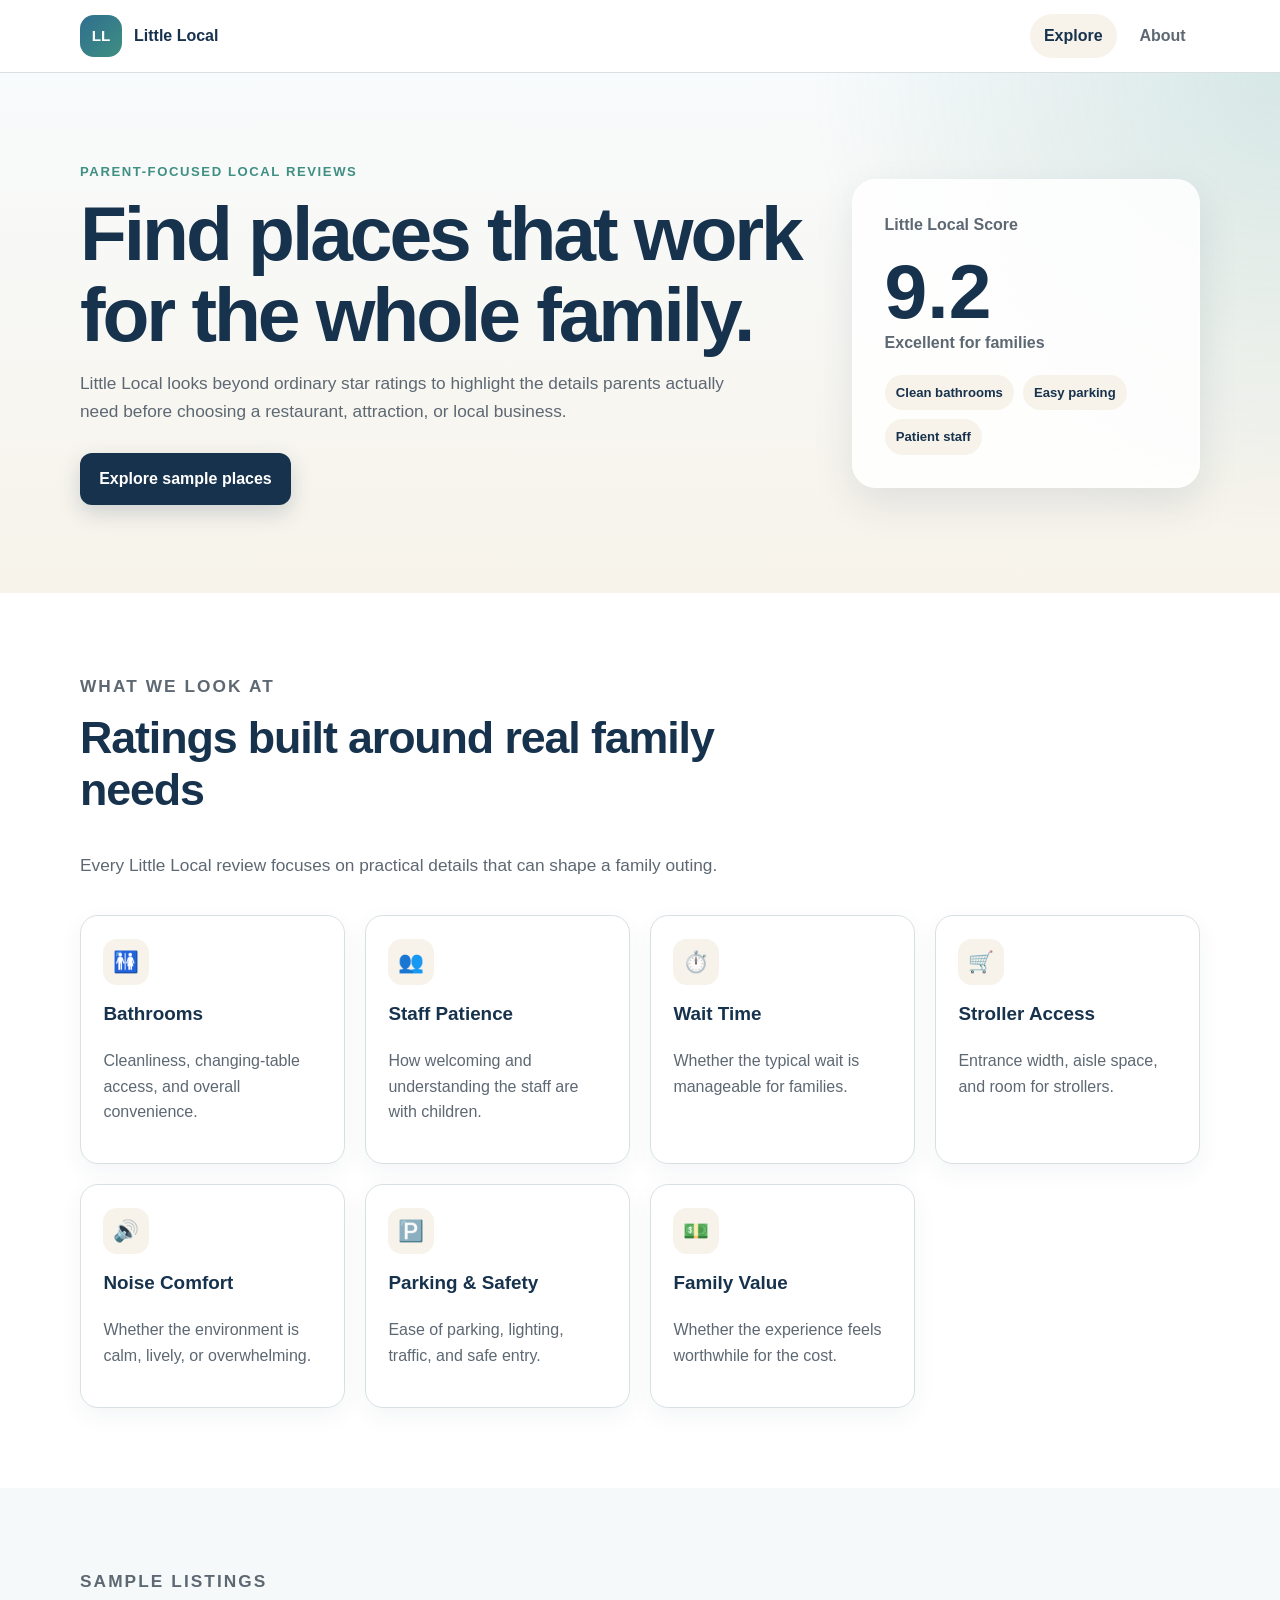
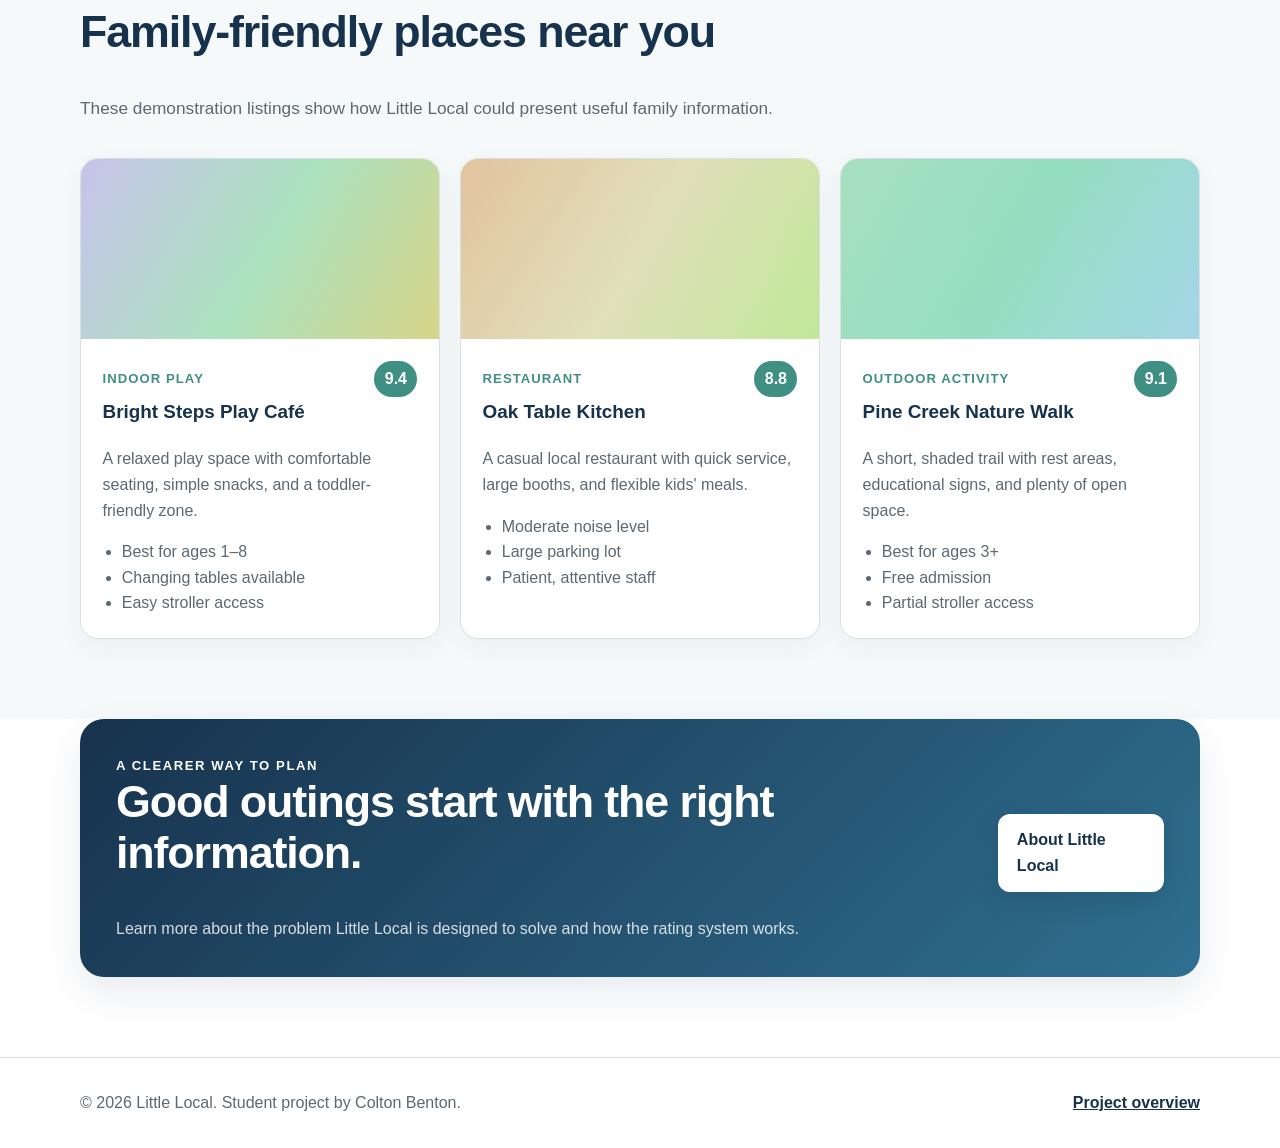
<file: index.html>
<!DOCTYPE html>
<html lang="en">
<head>
  <meta charset="UTF-8">
  <meta name="viewport" content="width=device-width, initial-scale=1.0">
  <meta name="description" content="Little Local helps families evaluate kid-friendly places using practical parent-focused ratings.">
  <title>Little Local | Family-Friendly Places</title>
  <link rel="stylesheet" href="style.css">
</head>
<body>
  <header class="site-header">
    <div class="container nav-wrap">
      <a class="brand" href="index.html" aria-label="Little Local home">
        <span class="brand-mark">LL</span>
        <span>Little Local</span>
      </a>
      <nav aria-label="Primary navigation">
        <ul class="nav-list">
          <li><a class="active" href="index.html">Explore</a></li>
          <li><a href="about.html">About</a></li>
        </ul>
      </nav>
    </div>
  </header>

  <main>
    <section class="hero">
      <div class="container hero-grid">
        <div>
          <p class="eyebrow">Parent-focused local reviews</p>
          <h1>Find places that work for the whole family.</h1>
          <p class="hero-copy">
            Little Local looks beyond ordinary star ratings to highlight the details
            parents actually need before choosing a restaurant, attraction, or local business.
          </p>
          <a class="button" href="#places">Explore sample places</a>
        </div>

        <aside class="score-card" aria-label="Sample Little Local score">
          <p class="score-label">Little Local Score</p>
          <p class="score-number">9.2</p>
          <p class="score-text">Excellent for families</p>
          <div class="score-tags">
            <span>Clean bathrooms</span>
            <span>Easy parking</span>
            <span>Patient staff</span>
          </div>
        </aside>
      </div>
    </section>

    <section class="section" aria-labelledby="rating-heading">
      <div class="container">
        <div class="section-heading">
          <p class="eyebrow">What we look at</p>
          <h2 id="rating-heading">Ratings built around real family needs</h2>
          <p>
            Every Little Local review focuses on practical details that can shape a family outing.
          </p>
        </div>

        <div class="feature-grid">
          <article class="feature-card">
            <span class="icon" aria-hidden="true">🚻</span>
            <h3>Bathrooms</h3>
            <p>Cleanliness, changing-table access, and overall convenience.</p>
          </article>
          <article class="feature-card">
            <span class="icon" aria-hidden="true">👥</span>
            <h3>Staff Patience</h3>
            <p>How welcoming and understanding the staff are with children.</p>
          </article>
          <article class="feature-card">
            <span class="icon" aria-hidden="true">⏱️</span>
            <h3>Wait Time</h3>
            <p>Whether the typical wait is manageable for families.</p>
          </article>
          <article class="feature-card">
            <span class="icon" aria-hidden="true">🛒</span>
            <h3>Stroller Access</h3>
            <p>Entrance width, aisle space, and room for strollers.</p>
          </article>
          <article class="feature-card">
            <span class="icon" aria-hidden="true">🔊</span>
            <h3>Noise Comfort</h3>
            <p>Whether the environment is calm, lively, or overwhelming.</p>
          </article>
          <article class="feature-card">
            <span class="icon" aria-hidden="true">🅿️</span>
            <h3>Parking & Safety</h3>
            <p>Ease of parking, lighting, traffic, and safe entry.</p>
          </article>
          <article class="feature-card">
            <span class="icon" aria-hidden="true">💵</span>
            <h3>Family Value</h3>
            <p>Whether the experience feels worthwhile for the cost.</p>
          </article>
        </div>
      </div>
    </section>

    <section class="section alt-section" id="places" aria-labelledby="places-heading">
      <div class="container">
        <div class="section-heading">
          <p class="eyebrow">Sample listings</p>
          <h2 id="places-heading">Family-friendly places near you</h2>
          <p>These demonstration listings show how Little Local could present useful family information.</p>
        </div>

        <div class="place-grid">
          <article class="place-card">
            <div class="place-image place-image-one" role="img" aria-label="Colorful indoor play area"></div>
            <div class="place-body">
              <div class="place-topline">
                <p class="place-type">Indoor Play</p>
                <span class="rating">9.4</span>
              </div>
              <h3>Bright Steps Play Café</h3>
              <p>A relaxed play space with comfortable seating, simple snacks, and a toddler-friendly zone.</p>
              <ul class="mini-list">
                <li>Best for ages 1–8</li>
                <li>Changing tables available</li>
                <li>Easy stroller access</li>
              </ul>
            </div>
          </article>

          <article class="place-card">
            <div class="place-image place-image-two" role="img" aria-label="Family restaurant table"></div>
            <div class="place-body">
              <div class="place-topline">
                <p class="place-type">Restaurant</p>
                <span class="rating">8.8</span>
              </div>
              <h3>Oak Table Kitchen</h3>
              <p>A casual local restaurant with quick service, large booths, and flexible kids' meals.</p>
              <ul class="mini-list">
                <li>Moderate noise level</li>
                <li>Large parking lot</li>
                <li>Patient, attentive staff</li>
              </ul>
            </div>
          </article>

          <article class="place-card">
            <div class="place-image place-image-three" role="img" aria-label="Children exploring a nature trail"></div>
            <div class="place-body">
              <div class="place-topline">
                <p class="place-type">Outdoor Activity</p>
                <span class="rating">9.1</span>
              </div>
              <h3>Pine Creek Nature Walk</h3>
              <p>A short, shaded trail with rest areas, educational signs, and plenty of open space.</p>
              <ul class="mini-list">
                <li>Best for ages 3+</li>
                <li>Free admission</li>
                <li>Partial stroller access</li>
              </ul>
            </div>
          </article>
        </div>
      </div>
    </section>

    <section class="section callout-section">
      <div class="container callout">
        <div>
          <p class="eyebrow">A clearer way to plan</p>
          <h2>Good outings start with the right information.</h2>
          <p>Learn more about the problem Little Local is designed to solve and how the rating system works.</p>
        </div>
        <a class="button button-light" href="about.html">About Little Local</a>
      </div>
    </section>
  </main>

  <footer class="site-footer">
    <div class="container footer-wrap">
      <p>&copy; 2026 Little Local. Student project by Colton Benton.</p>
      <a href="about.html">Project overview</a>
    </div>
  </footer>
</body>
</html>
</file>
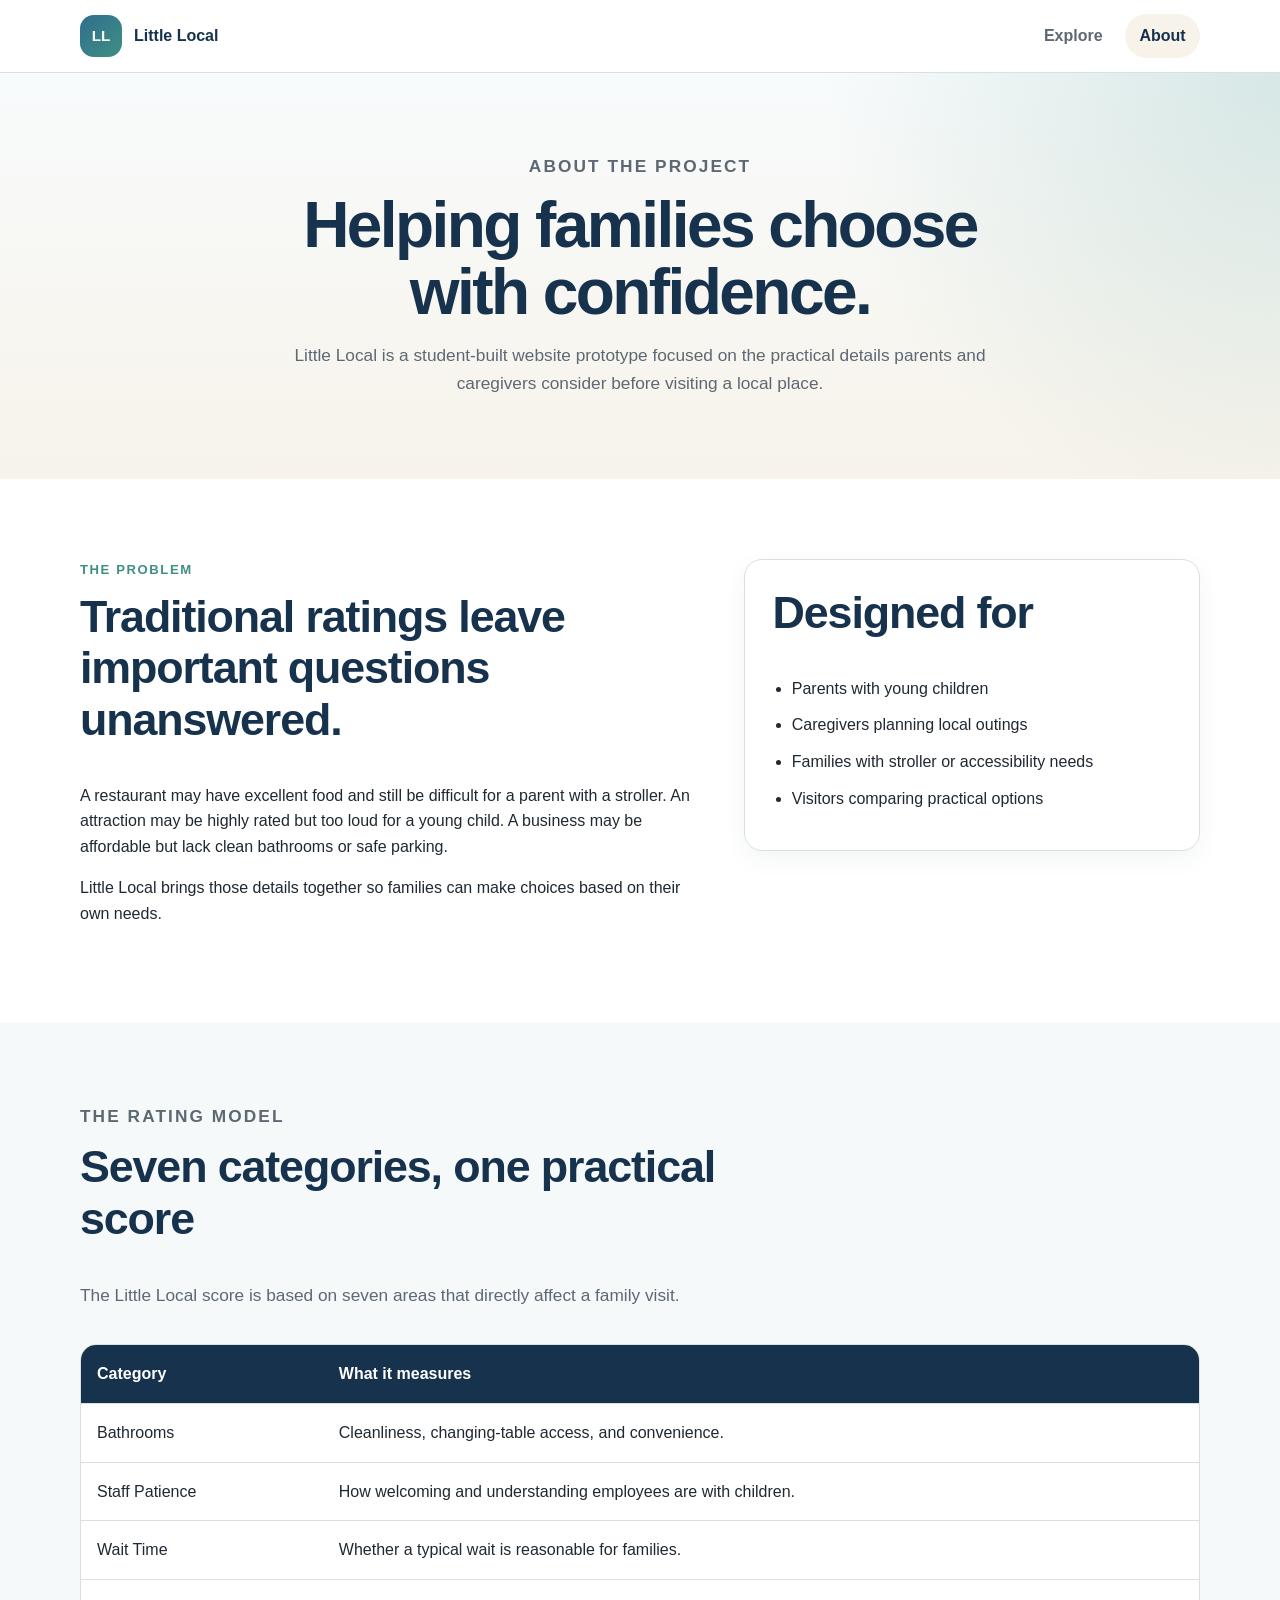
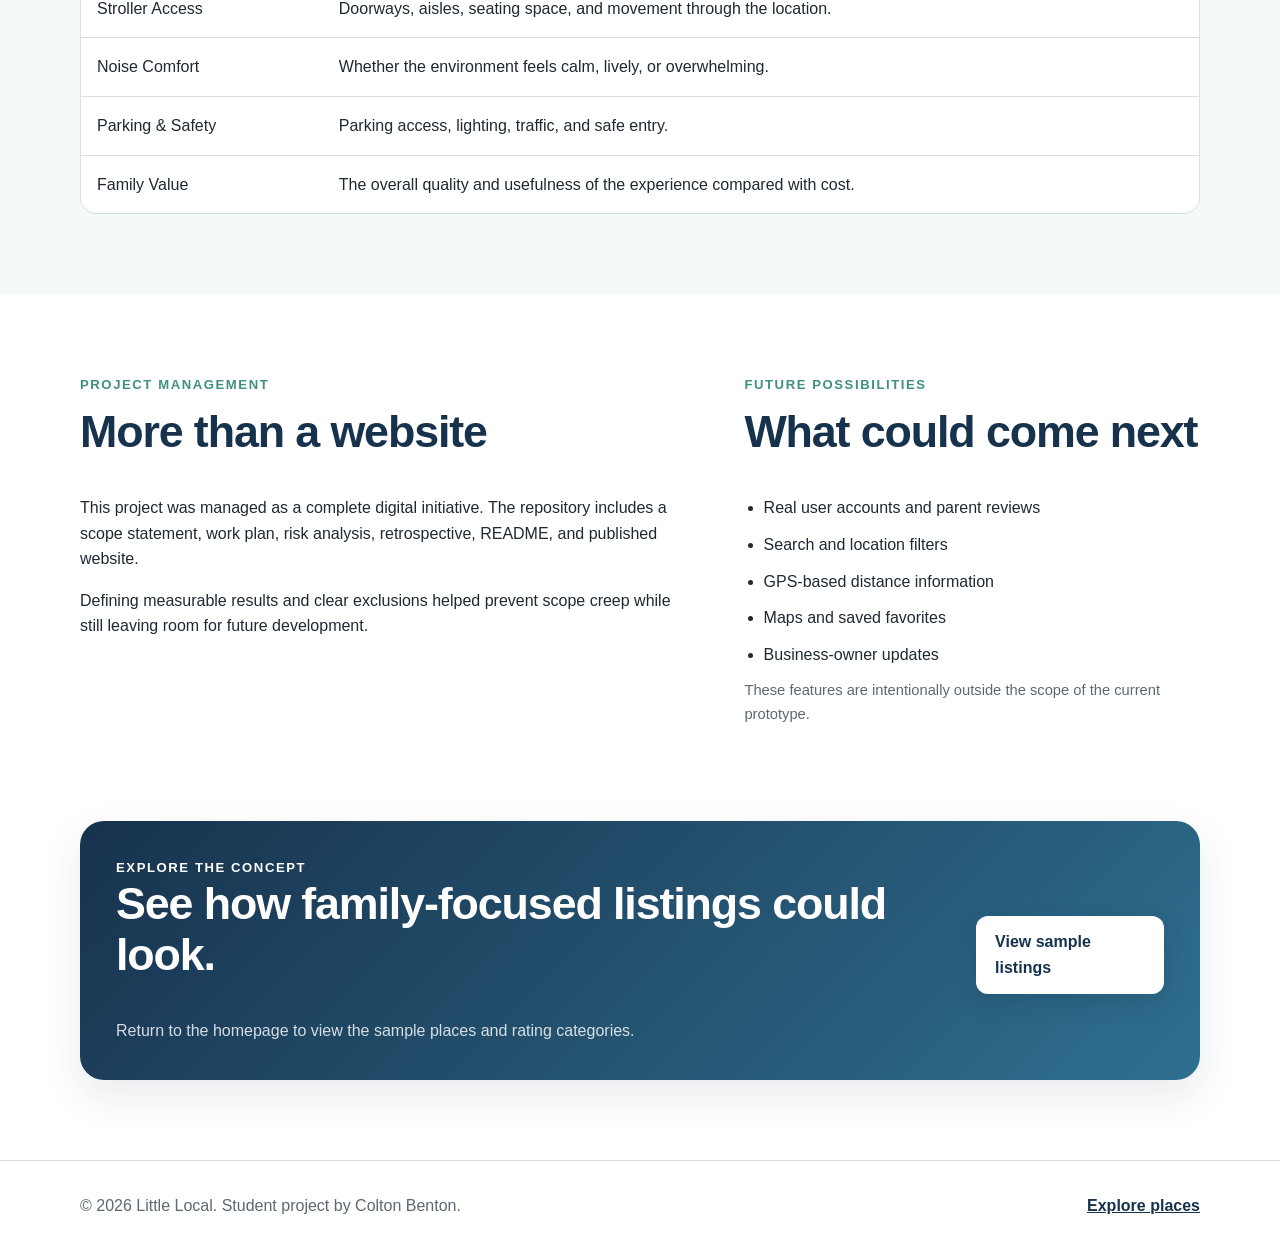
<file: about.html>
<!DOCTYPE html>
<html lang="en">
<head>
  <meta charset="UTF-8">
  <meta name="viewport" content="width=device-width, initial-scale=1.0">
  <meta name="description" content="Learn about the Little Local family-friendly review website concept.">
  <title>About | Little Local</title>
  <link rel="stylesheet" href="style.css">
</head>
<body>
  <header class="site-header">
    <div class="container nav-wrap">
      <a class="brand" href="index.html" aria-label="Little Local home">
        <span class="brand-mark">LL</span>
        <span>Little Local</span>
      </a>
      <nav aria-label="Primary navigation">
        <ul class="nav-list">
          <li><a href="index.html">Explore</a></li>
          <li><a class="active" href="about.html">About</a></li>
        </ul>
      </nav>
    </div>
  </header>

  <main>
    <section class="page-hero">
      <div class="container narrow">
        <p class="eyebrow">About the project</p>
        <h1>Helping families choose with confidence.</h1>
        <p>
          Little Local is a student-built website prototype focused on the practical details
          parents and caregivers consider before visiting a local place.
        </p>
      </div>
    </section>

    <section class="section">
      <div class="container two-column">
        <article>
          <p class="eyebrow">The problem</p>
          <h2>Traditional ratings leave important questions unanswered.</h2>
          <p>
            A restaurant may have excellent food and still be difficult for a parent with a stroller.
            An attraction may be highly rated but too loud for a young child. A business may be affordable
            but lack clean bathrooms or safe parking.
          </p>
          <p>
            Little Local brings those details together so families can make choices based on their own needs.
          </p>
        </article>

        <aside class="info-panel">
          <h2>Designed for</h2>
          <ul class="check-list">
            <li>Parents with young children</li>
            <li>Caregivers planning local outings</li>
            <li>Families with stroller or accessibility needs</li>
            <li>Visitors comparing practical options</li>
          </ul>
        </aside>
      </div>
    </section>

    <section class="section alt-section">
      <div class="container">
        <div class="section-heading">
          <p class="eyebrow">The rating model</p>
          <h2>Seven categories, one practical score</h2>
          <p>
            The Little Local score is based on seven areas that directly affect a family visit.
          </p>
        </div>

        <div class="rating-table-wrap">
          <table>
            <thead>
              <tr>
                <th>Category</th>
                <th>What it measures</th>
              </tr>
            </thead>
            <tbody>
              <tr>
                <td>Bathrooms</td>
                <td>Cleanliness, changing-table access, and convenience.</td>
              </tr>
              <tr>
                <td>Staff Patience</td>
                <td>How welcoming and understanding employees are with children.</td>
              </tr>
              <tr>
                <td>Wait Time</td>
                <td>Whether a typical wait is reasonable for families.</td>
              </tr>
              <tr>
                <td>Stroller Access</td>
                <td>Doorways, aisles, seating space, and movement through the location.</td>
              </tr>
              <tr>
                <td>Noise Comfort</td>
                <td>Whether the environment feels calm, lively, or overwhelming.</td>
              </tr>
              <tr>
                <td>Parking & Safety</td>
                <td>Parking access, lighting, traffic, and safe entry.</td>
              </tr>
              <tr>
                <td>Family Value</td>
                <td>The overall quality and usefulness of the experience compared with cost.</td>
              </tr>
            </tbody>
          </table>
        </div>
      </div>
    </section>

    <section class="section">
      <div class="container two-column">
        <article>
          <p class="eyebrow">Project management</p>
          <h2>More than a website</h2>
          <p>
            This project was managed as a complete digital initiative. The repository includes a
            scope statement, work plan, risk analysis, retrospective, README, and published website.
          </p>
          <p>
            Defining measurable results and clear exclusions helped prevent scope creep while still
            leaving room for future development.
          </p>
        </article>

        <article>
          <p class="eyebrow">Future possibilities</p>
          <h2>What could come next</h2>
          <ul class="check-list">
            <li>Real user accounts and parent reviews</li>
            <li>Search and location filters</li>
            <li>GPS-based distance information</li>
            <li>Maps and saved favorites</li>
            <li>Business-owner updates</li>
          </ul>
          <p class="small-note">These features are intentionally outside the scope of the current prototype.</p>
        </article>
      </div>
    </section>

    <section class="section callout-section">
      <div class="container callout">
        <div>
          <p class="eyebrow">Explore the concept</p>
          <h2>See how family-focused listings could look.</h2>
          <p>Return to the homepage to view the sample places and rating categories.</p>
        </div>
        <a class="button button-light" href="index.html">View sample listings</a>
      </div>
    </section>
  </main>

  <footer class="site-footer">
    <div class="container footer-wrap">
      <p>&copy; 2026 Little Local. Student project by Colton Benton.</p>
      <a href="index.html">Explore places</a>
    </div>
  </footer>
</body>
</html>
</file>
<file: style.css>
* {
  box-sizing: border-box;
}

:root {
  --navy: #17324d;
  --blue: #2f6f8f;
  --teal: #3f8f82;
  --cream: #f7f3ea;
  --white: #ffffff;
  --ink: #1f2933;
  --muted: #5d6873;
  --border: #d9e0e4;
  --shadow: 0 16px 40px rgba(23, 50, 77, 0.10);
}

html {
  scroll-behavior: smooth;
}

body {
  margin: 0;
  font-family: Arial, Helvetica, sans-serif;
  color: var(--ink);
  background: var(--white);
  line-height: 1.6;
}

a {
  color: inherit;
}

img {
  max-width: 100%;
}

.container {
  width: min(1120px, calc(100% - 2rem));
  margin: 0 auto;
}

.narrow {
  width: min(760px, calc(100% - 2rem));
}

.site-header {
  position: sticky;
  top: 0;
  z-index: 10;
  background: rgba(255, 255, 255, 0.96);
  border-bottom: 1px solid var(--border);
  backdrop-filter: blur(8px);
}

.nav-wrap,
.footer-wrap,
.callout,
.place-topline {
  display: flex;
  align-items: center;
  justify-content: space-between;
  gap: 1rem;
}

.nav-wrap {
  min-height: 72px;
}

.brand {
  display: inline-flex;
  align-items: center;
  gap: 0.75rem;
  text-decoration: none;
  font-weight: 800;
  color: var(--navy);
}

.brand-mark {
  display: grid;
  place-items: center;
  width: 42px;
  height: 42px;
  border-radius: 14px;
  color: var(--white);
  background: linear-gradient(135deg, var(--blue), var(--teal));
  font-size: 0.95rem;
}

.nav-list {
  display: flex;
  gap: 0.5rem;
  list-style: none;
  padding: 0;
  margin: 0;
}

.nav-list a {
  display: block;
  text-decoration: none;
  padding: 0.6rem 0.9rem;
  border-radius: 999px;
  font-weight: 700;
  color: var(--muted);
}

.nav-list a:hover,
.nav-list a:focus,
.nav-list a.active {
  background: var(--cream);
  color: var(--navy);
}

.hero,
.page-hero {
  background:
    radial-gradient(circle at top right, rgba(63, 143, 130, 0.18), transparent 34%),
    linear-gradient(180deg, #f8fbfc 0%, var(--cream) 100%);
}

.hero {
  padding: 5.5rem 0;
}

.page-hero {
  padding: 5rem 0 4rem;
  text-align: center;
}

.hero-grid {
  display: grid;
  grid-template-columns: 1.35fr 0.65fr;
  gap: 3rem;
  align-items: center;
}

.eyebrow {
  margin: 0 0 0.7rem;
  color: var(--teal);
  font-size: 0.82rem;
  font-weight: 800;
  letter-spacing: 0.12em;
  text-transform: uppercase;
}

h1,
h2,
h3,
p {
  margin-top: 0;
}

h1 {
  margin-bottom: 1rem;
  color: var(--navy);
  font-size: clamp(2.5rem, 6vw, 4.8rem);
  line-height: 1.05;
  letter-spacing: -0.04em;
}

.page-hero h1 {
  font-size: clamp(2.4rem, 5vw, 4.2rem);
}

h2 {
  color: var(--navy);
  font-size: clamp(1.8rem, 4vw, 2.8rem);
  line-height: 1.15;
  letter-spacing: -0.025em;
}

h3 {
  color: var(--navy);
  font-size: 1.18rem;
}

.hero-copy,
.page-hero p,
.section-heading p {
  color: var(--muted);
  font-size: 1.08rem;
}

.hero-copy {
  max-width: 680px;
}

.button {
  display: inline-block;
  margin-top: 0.6rem;
  padding: 0.85rem 1.2rem;
  border-radius: 12px;
  color: var(--white);
  background: var(--navy);
  text-decoration: none;
  font-weight: 800;
  box-shadow: 0 8px 22px rgba(23, 50, 77, 0.18);
}

.button:hover,
.button:focus {
  transform: translateY(-1px);
}

.button-light {
  background: var(--white);
  color: var(--navy);
}

.score-card {
  padding: 2rem;
  border: 1px solid rgba(255, 255, 255, 0.6);
  border-radius: 24px;
  background: rgba(255, 255, 255, 0.86);
  box-shadow: var(--shadow);
}

.score-label,
.score-text {
  color: var(--muted);
  font-weight: 700;
}

.score-number {
  margin-bottom: 0;
  color: var(--navy);
  font-size: 4.8rem;
  font-weight: 900;
  line-height: 1;
}

.score-tags {
  display: flex;
  flex-wrap: wrap;
  gap: 0.55rem;
  margin-top: 1.2rem;
}

.score-tags span,
.rating {
  border-radius: 999px;
  font-weight: 800;
}

.score-tags span {
  padding: 0.45rem 0.7rem;
  color: var(--navy);
  background: var(--cream);
  font-size: 0.82rem;
}

.section {
  padding: 5rem 0;
}

.alt-section {
  background: #f6f9fa;
}

.section-heading {
  max-width: 720px;
  margin-bottom: 2.2rem;
}

.feature-grid,
.place-grid {
  display: grid;
  gap: 1.25rem;
}

.feature-grid {
  grid-template-columns: repeat(4, 1fr);
}

.feature-card,
.place-card,
.info-panel {
  border: 1px solid var(--border);
  border-radius: 18px;
  background: var(--white);
  box-shadow: 0 8px 24px rgba(23, 50, 77, 0.05);
}

.feature-card {
  padding: 1.4rem;
}

.icon {
  display: inline-grid;
  place-items: center;
  width: 46px;
  height: 46px;
  margin-bottom: 0.9rem;
  border-radius: 14px;
  background: var(--cream);
  font-size: 1.3rem;
}

.feature-card p,
.place-card p,
.small-note {
  color: var(--muted);
}

.place-grid {
  grid-template-columns: repeat(3, 1fr);
}

.place-card {
  overflow: hidden;
}

.place-image {
  height: 180px;
  background-size: cover;
  background-position: center;
}

.place-image-one {
  background:
    linear-gradient(135deg, rgba(47, 111, 143, 0.18), rgba(63, 143, 130, 0.20)),
    linear-gradient(120deg, #e9d5ff, #c7f9cc 52%, #fde68a);
}

.place-image-two {
  background:
    linear-gradient(135deg, rgba(23, 50, 77, 0.12), rgba(63, 143, 130, 0.16)),
    linear-gradient(120deg, #fed7aa, #fef3c7 50%, #d9f99d);
}

.place-image-three {
  background:
    linear-gradient(135deg, rgba(23, 50, 77, 0.12), rgba(63, 143, 130, 0.18)),
    linear-gradient(120deg, #bbf7d0, #a7f3d0 50%, #bae6fd);
}

.place-body {
  padding: 1.35rem;
}

.place-type {
  margin-bottom: 0;
  color: var(--teal) !important;
  font-size: 0.82rem;
  font-weight: 800;
  letter-spacing: 0.08em;
  text-transform: uppercase;
}

.rating {
  padding: 0.35rem 0.65rem;
  color: var(--white);
  background: var(--teal);
}

.mini-list,
.check-list {
  padding-left: 1.2rem;
}

.mini-list {
  margin-bottom: 0;
  color: var(--muted);
}

.callout-section {
  padding-top: 0;
}

.callout {
  padding: 2.25rem;
  border-radius: 24px;
  color: var(--white);
  background: linear-gradient(135deg, var(--navy), var(--blue));
  box-shadow: var(--shadow);
}

.callout h2,
.callout .eyebrow {
  color: var(--white);
}

.callout p {
  margin-bottom: 0;
  color: rgba(255, 255, 255, 0.82);
}

.two-column {
  display: grid;
  grid-template-columns: 1.15fr 0.85fr;
  gap: 3rem;
  align-items: start;
}

.info-panel {
  padding: 1.7rem;
}

.check-list {
  margin-bottom: 0;
}

.check-list li {
  margin-bottom: 0.7rem;
}

.rating-table-wrap {
  overflow-x: auto;
  border: 1px solid var(--border);
  border-radius: 16px;
  background: var(--white);
}

table {
  width: 100%;
  border-collapse: collapse;
}

th,
td {
  padding: 1rem;
  text-align: left;
  border-bottom: 1px solid var(--border);
}

th {
  color: var(--white);
  background: var(--navy);
}

tr:last-child td {
  border-bottom: 0;
}

.small-note {
  font-size: 0.92rem;
}

.site-footer {
  padding: 2rem 0;
  color: var(--muted);
  border-top: 1px solid var(--border);
}

.site-footer p {
  margin-bottom: 0;
}

.site-footer a {
  color: var(--navy);
  font-weight: 700;
}

@media (max-width: 900px) {
  .hero-grid,
  .two-column {
    grid-template-columns: 1fr;
  }

  .feature-grid {
    grid-template-columns: repeat(2, 1fr);
  }

  .place-grid {
    grid-template-columns: 1fr;
  }

  .place-image {
    height: 150px;
  }
}

@media (max-width: 620px) {
  .nav-wrap,
  .footer-wrap,
  .callout {
    align-items: flex-start;
    flex-direction: column;
  }

  .nav-wrap {
    padding: 0.9rem 0;
  }

  .hero,
  .page-hero,
  .section {
    padding-top: 3.5rem;
    padding-bottom: 3.5rem;
  }

  .feature-grid {
    grid-template-columns: 1fr;
  }

  .score-number {
    font-size: 4rem;
  }

  h1 {
    font-size: 2.65rem;
  }

  th,
  td {
    padding: 0.75rem;
  }
}
</file>
